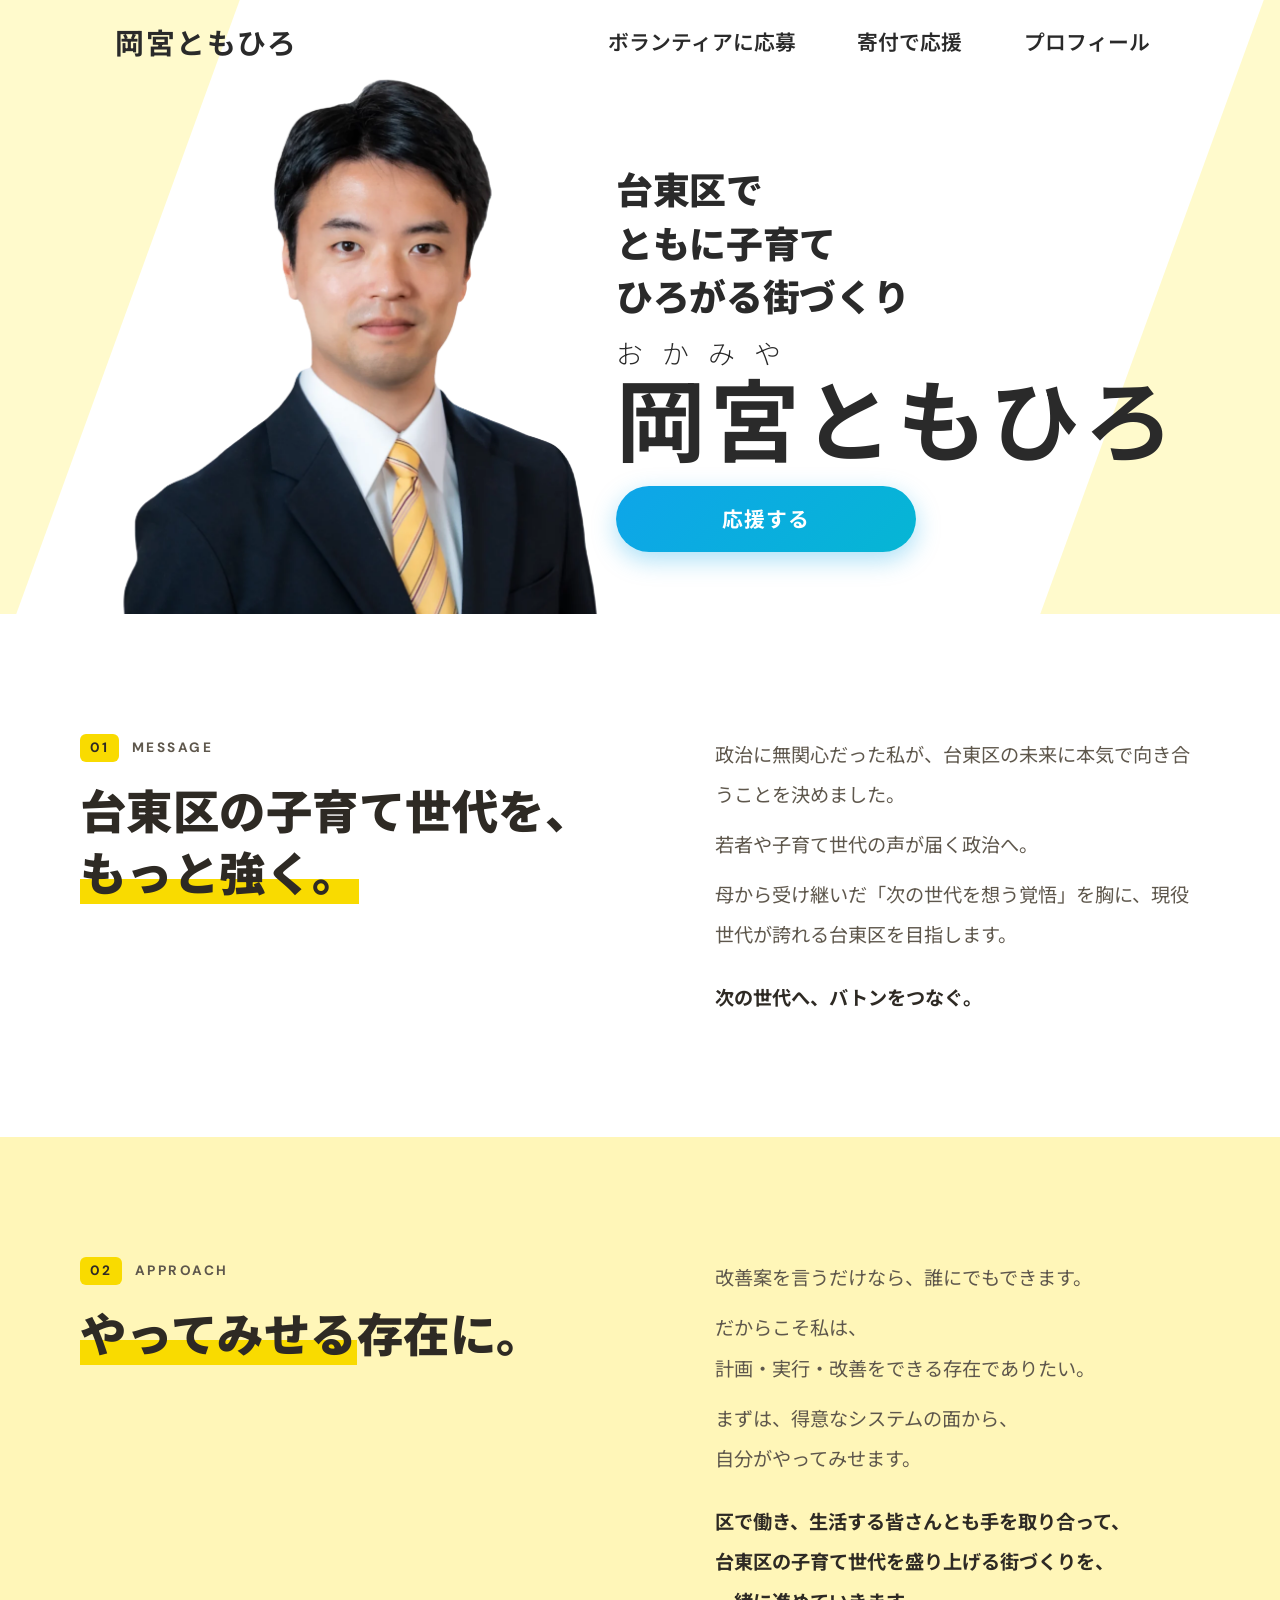
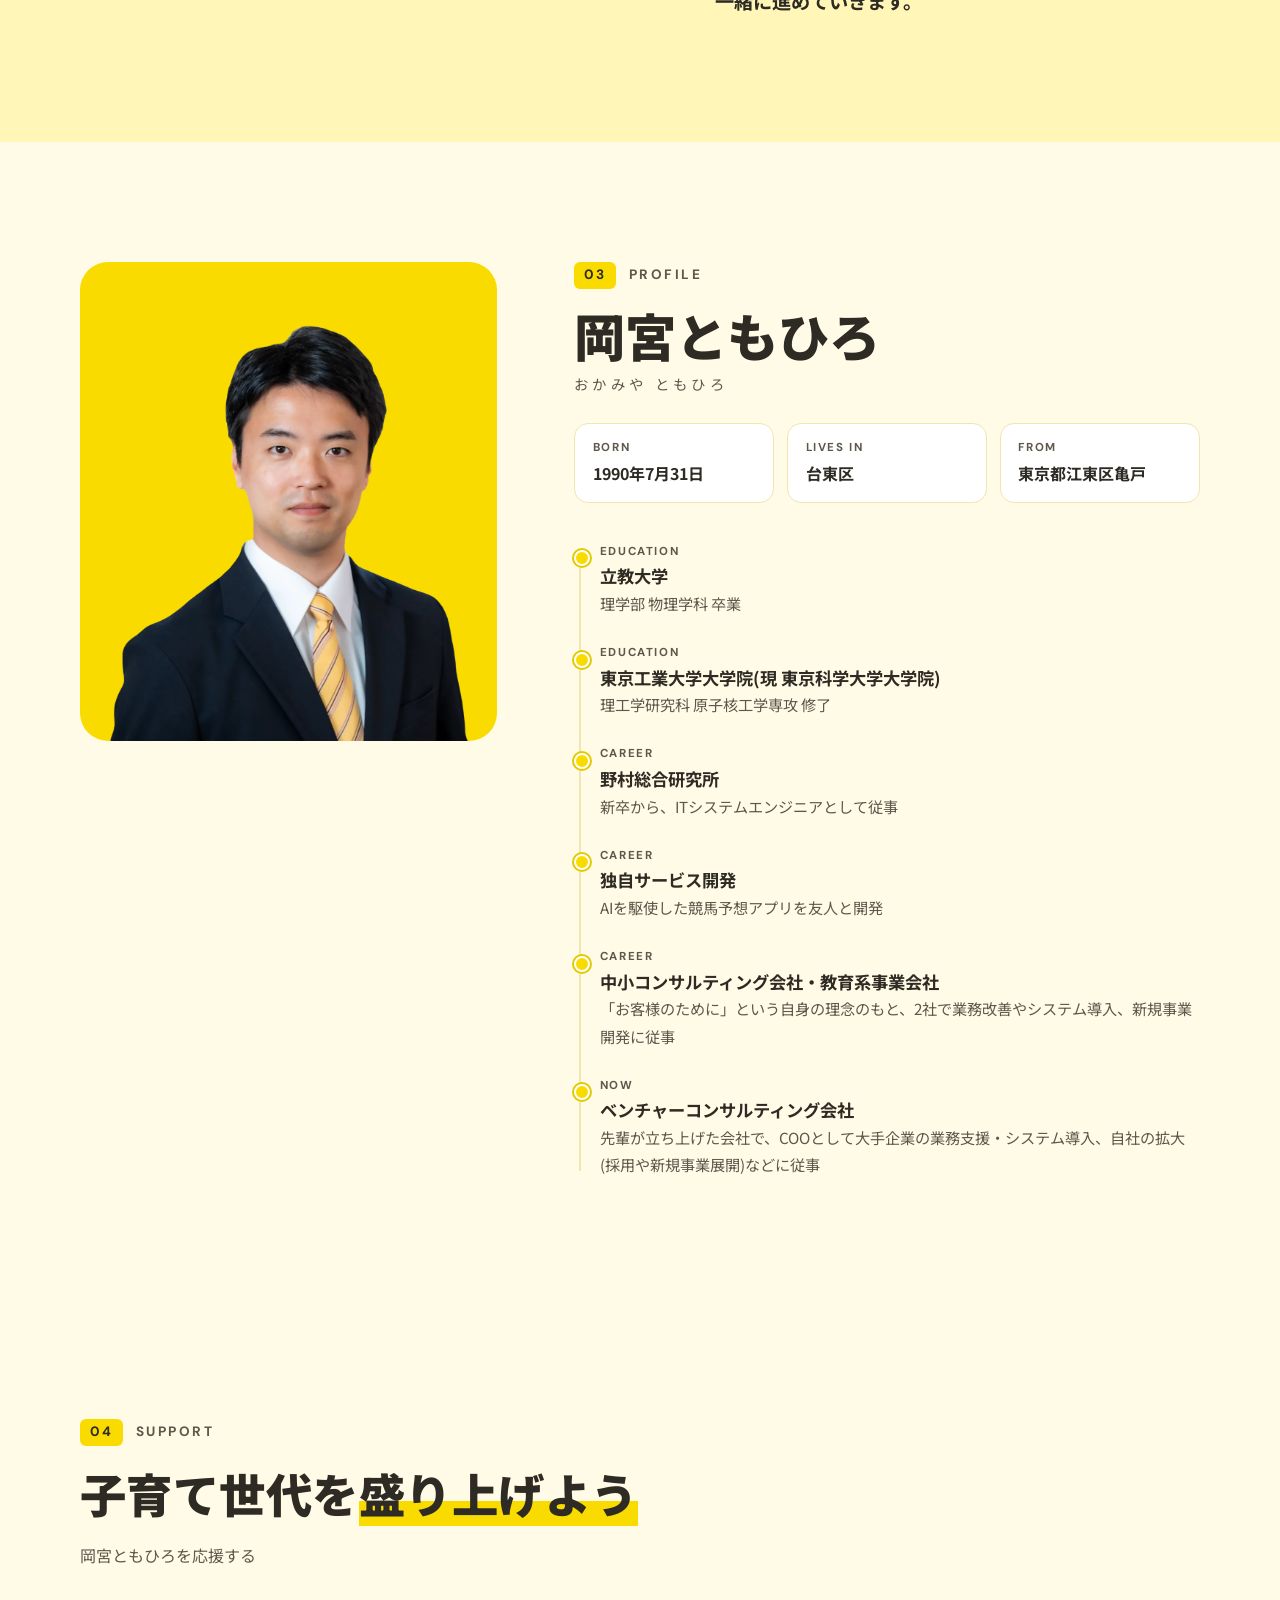
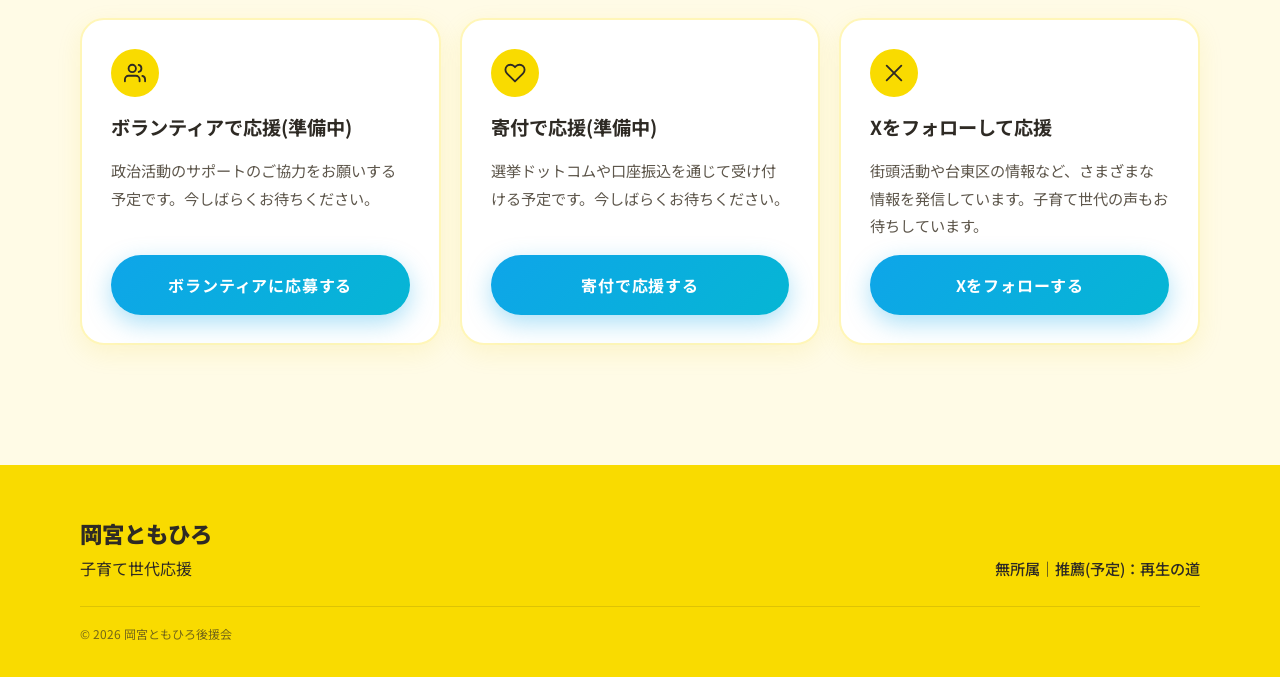
<file: index.html>
<!DOCTYPE html>
<html lang="ja">

<head>
  <meta charset="UTF-8">
  <meta name="viewport" content="width=device-width, initial-scale=1.0">
  <title>岡宮ともひろ｜公式ホームページ</title>
  <meta name="description" content="台東区で子育て世代の声を聞きながら政治活動を行う、岡宮ともひろの公式ホームページです。プロフィールや活動の情報を掲載しています。">
  <link rel="canonical" href="https://tomohiro-okamiya.com/">
  <meta property="og:type" content="website">
  <meta property="og:site_name" content="岡宮ともひろ 公式ホームページ">
  <meta property="og:title" content="岡宮ともひろ｜公式ホームページ">
  <meta property="og:description" content="台東区で子育て世代の声を聞きながら政治活動を行う、岡宮ともひろの公式ホームページです。プロフィールや活動の情報を掲載しています。">
  <meta property="og:url" content="https://tomohiro-okamiya.com/">
  <meta property="og:image" content="https://tomohiro-okamiya.com/assets/logo-512.png">
  <meta property="og:locale" content="ja_JP">
  <meta name="twitter:card" content="summary">
  <meta name="twitter:site" content="@to_okamiya">
  <link rel="llms-txt" href="llms.txt">
  <link rel="sitemap" href="sitemap.xml" type="application/xml">
  <link rel="icon" type="image/png" href="assets/logo-192.png">
  <link
    href="https://fonts.googleapis.com/css2?family=Noto+Sans+JP:wght@400;500;700;900&family=DM+Sans:ital,wght@0,300;0,500;0,700;1,300&display=swap"
    rel="stylesheet">
  <link rel="stylesheet" href="css/style.css">
  <!-- Google Tag Manager -->
   <script>(function(w,d,s,l,i){w[l]=w[l]||[];w[l].push({'gtm.start':
new Date().getTime(),event:'gtm.js'});var f=d.getElementsByTagName(s)[0],
j=d.createElement(s),dl=l!='dataLayer'?'&l='+l:'';j.async=true;j.src=
'https://www.googletagmanager.com/gtm.js?id='+i+dl;f.parentNode.insertBefore(j,f);
})(window,document,'script','dataLayer','GTM-PZQLTGP2');</script>
<!-- End Google Tag Manager -->
  <script type="application/ld+json">
  {
    "@context": "https://schema.org",
    "@type": "Person",
    "name": "岡宮ともひろ",
    "alternateName": "おかみや　ともひろ",
    "birthDate": "1990-07-31",
    "image": "https://tomohiro-okamiya.com/assets/okamiya-tomohiro-photo.webp",
    "url": "https://tomohiro-okamiya.com",
    "jobTitle": "区政対策委員",
    "affiliation": {
      "@type": "Organization",
      "name": "再生の道(推薦予定)"
    },
    "knowsAbout": ["子育て支援", "教育", "医療", "技術"],
    "sameAs": [
      "https://x.com/to_okamiya",
      "https://go2senkyo.com/seijika/199628"
    ]
  }
  </script>
  <script type="application/ld+json">
  {
    "@context": "https://schema.org",
    "@type": "Organization",
    "name": "岡宮ともひろ後援会",
    "url": "https://tomohiro-okamiya.com",
    "logo": "https://tomohiro-okamiya.com/assets/logo-512.png",
    "description": "岡宮ともひろ後援会",
    "contactPoint": {
      "@type": "ContactPoint",
      "contactType": "Customer Service",
      "email": "tomohiro.okamiya@gmail.com"
    },
    "sameAs": [
      "https://x.com/to_okamiya",
      "https://go2senkyo.com/seijika/199628"
    ]
  }
  </script>
</head>

<body>
<!-- Google Tag Manager (noscript) -->
<noscript><iframe src="https://www.googletagmanager.com/ns.html?id=GTM-PZQLTGP2"
height="0" width="0" style="display:none;visibility:hidden"></iframe></noscript>
<!-- End Google Tag Manager (noscript) -->

  <!-- NAV -->
  <nav class="site-nav">
    <div class="nav-logo">岡宮ともひろ</div>
    <button class="nav-toggle" type="button" aria-label="メニューを開く" aria-expanded="false" aria-controls="nav-links"><span></span><span></span><span></span></button>
    <div class="nav-links" id="nav-links">
      <a href="https://x.com/to_okamiya" target="_blank" rel="noopener noreferrer">ボランティアに応募</a>
      <a href="https://go2senkyo.com/seijika/199628" target="_blank">寄付で応援</a>
      <a href="#profile">プロフィール</a>
    </div>
  </nav>

  <main>
  <!-- HERO -->
  <section class="hero" id="top">
    <div class="hero-box">
    <div class="hero-visual">
      <div class="profile-card">
        <img src="assets/okamiya-tomohiro-photo.webp" alt="岡宮ともひろの写真" class="profile-image">
      </div>
    </div>
    <div class="hero-content">
      <div class="hero-catch"><span>台東区で</span><span>ともに子育て</span><span>ひろがる街づくり</span></div>
      <h1 class="hero-name">
        <span class="hero-name-kana">おかみや</span>
        岡宮ともひろ
      </h1>
      <a href="#support" class="hero-cta">応援する</a>
    </div>
    </div>
  </section>

    <!-- MESSAGE -->
    <section class="message" id="message">
      <div class="container message-grid">
        <div class="reveal">
          <div class="sec-label"><span class="num">01</span>MESSAGE</div>
          <h2 class="sec-title"><span class="nb">台東区の子育て世代を、</span><span class="nb"><span class="mark">もっと強く。</span></span></h2>
        </div>
        <div class="message-body reveal">
          <p>政治に無関心だった私が、台東区の未来に本気で向き合うことを決めました。</p>
          <p>若者や子育て世代の声が届く政治へ。</p>
          <p>母から受け継いだ「次の世代を想う覚悟」を胸に、現役世代が誇れる台東区を目指します。</p>
          <p class="last">次の世代へ、バトンをつなぐ。</p>
        </div>
      </div>
    </section>

    <!-- APPROACH -->
    <section class="approach" id="approach">
      <div class="container message-grid">
        <div class="reveal">
          <div class="sec-label"><span class="num">02</span>APPROACH</div>
          <h2 class="sec-title"><span class="nb"><span class="mark">やってみせる</span></span><span class="nb">存在に。</span></h2>
        </div>
        <div class="message-body reveal">
          <p>改善案を言うだけなら、誰にでもできます。</p>
          <p><span class="nb">だからこそ私は、</span><span class="nb">計画・実行・改善をできる存在でありたい。</span></p>
          <p><span class="nb">まずは、得意なシステムの面から、</span><span class="nb">自分がやってみせます。</span></p>
          <p class="last"><span class="nb">区で働き、生活する皆さんとも</span><span class="nb">手を取り合って、</span><br><span class="nb">台東区の子育て世代を</span><span class="nb">盛り上げる街づくりを、</span><br><span class="nb">一緒に進めていきます。</span></p>
        </div>
      </div>
    </section>

    <!-- PROFILE -->
    <section class="profile" id="profile">
      <div class="container profile-grid">
        <div class="profile-photo reveal">
          <img src="assets/okamiya-tomohiro-photo.webp" alt="岡宮ともひろの写真" loading="lazy">
        </div>
        <div class="reveal">
          <div class="sec-label"><span class="num">03</span>PROFILE</div>
          <h2 class="profile-name">岡宮ともひろ</h2>
          <p class="profile-kana">おかみや ともひろ</p>

          <dl class="facts">
            <div class="fact"><dt>BORN</dt><dd>1990年7月31日</dd></div>
            <div class="fact"><dt>LIVES IN</dt><dd>台東区</dd></div>
            <div class="fact"><dt>FROM</dt><dd>東京都江東区亀戸</dd></div>
          </dl>

          <ol class="timeline">
            <li class="tl-item">
              <div class="tl-tag">EDUCATION</div>
              <div class="tl-title">立教大学</div>
              <div class="tl-desc">理学部 物理学科 卒業</div>
            </li>
            <li class="tl-item">
              <div class="tl-tag">EDUCATION</div>
              <div class="tl-title">東京工業大学大学院(現 東京科学大学大学院)</div>
              <div class="tl-desc">理工学研究科 原子核工学専攻 修了</div>
            </li>
            <li class="tl-item">
              <div class="tl-tag">CAREER</div>
              <div class="tl-title">野村総合研究所</div>
              <div class="tl-desc">新卒から、ITシステムエンジニアとして従事</div>
            </li>
            <li class="tl-item">
              <div class="tl-tag">CAREER</div>
              <div class="tl-title">独自サービス開発</div>
              <div class="tl-desc">AIを駆使した競馬予想アプリを友人と開発</div>
            </li>
            <li class="tl-item">
              <div class="tl-tag">CAREER</div>
              <div class="tl-title">中小コンサルティング会社・教育系事業会社</div>
              <div class="tl-desc">「お客様のために」という自身の理念のもと、2社で業務改善やシステム導入、新規事業開発に従事</div>
            </li>
            <li class="tl-item">
              <div class="tl-tag">NOW</div>
              <div class="tl-title">ベンチャーコンサルティング会社</div>
              <div class="tl-desc">先輩が立ち上げた会社で、COOとして大手企業の業務支援・システム導入、自社の拡大(採用や新規事業展開)などに従事</div>
            </li>
          </ol>
        </div>
      </div>
    </section>

    <!-- SUPPORT -->
    <section class="support" id="support">
      <div class="container">
        <div class="support-head reveal">
          <div class="sec-label"><span class="num">04</span>SUPPORT</div>
          <h2 class="sec-title"><span class="nb">子育て世代を</span><span class="nb"><span class="mark">盛り上げよう</span></span></h2>
          <p>岡宮ともひろを応援する</p>
        </div>
        <div class="cards">
          <article class="card reveal">
            <div class="card-icon" aria-hidden="true"><svg viewBox="0 0 24 24" fill="none" stroke="currentColor" stroke-width="2" stroke-linecap="round" stroke-linejoin="round"><path d="M17 21v-2a4 4 0 0 0-4-4H5a4 4 0 0 0-4 4v2"/><circle cx="9" cy="7" r="4"/><path d="M23 21v-2a4 4 0 0 0-3-3.87"/><path d="M16 3.13a4 4 0 0 1 0 7.75"/></svg></div>
            <h3>ボランティアで応援(準備中)</h3>
            <p>政治活動のサポートのご協力をお願いする予定です。今しばらくお待ちください。</p>
            <a href="https://x.com/to_okamiya" class="btn btn-yellow btn-block" target="_blank" rel="noopener noreferrer">ボランティアに応募する</a>
          </article>
          <article class="card reveal">
            <div class="card-icon" aria-hidden="true"><svg viewBox="0 0 24 24" fill="none" stroke="currentColor" stroke-width="2" stroke-linecap="round" stroke-linejoin="round"><path d="M20.84 4.61a5.5 5.5 0 0 0-7.78 0L12 5.67l-1.06-1.06a5.5 5.5 0 0 0-7.78 7.78l1.06 1.06L12 21.23l7.78-7.78 1.06-1.06a5.5 5.5 0 0 0 0-7.78z"/></svg></div>
            <h3>寄付で応援(準備中)</h3>
            <p>選挙ドットコムや口座振込を通じて受け付ける予定です。今しばらくお待ちください。</p>
            <a href="https://go2senkyo.com/seijika/199628" class="btn btn-yellow btn-block" target="_blank" rel="noopener noreferrer">寄付で応援する</a>
          </article>
          <article class="card reveal">
            <div class="card-icon" aria-hidden="true"><svg viewBox="0 0 24 24" fill="none" stroke="currentColor" stroke-width="2" stroke-linecap="round" stroke-linejoin="round"><path d="M4 4l16 16"/><path d="M20 4L4 20"/></svg></div>
            <h3>Xをフォローして応援</h3>
            <p>街頭活動や台東区の情報など、さまざまな情報を発信しています。子育て世代の声もお待ちしています。</p>
            <a href="https://x.com/to_okamiya" class="btn btn-yellow btn-block" target="_blank" rel="noopener noreferrer">Xをフォローする</a>
          </article>
        </div>
      </div>
    </section>
  </main>

  <footer class="site-footer">
    <div class="container footer-inner">
      <div>
        <p class="footer-name">岡宮ともひろ</p>
        <p class="footer-meta">子育て世代応援</p>
      </div>
      <div class="footer-meta">
        <p>無所属｜推薦(予定)：再生の道</p>
      </div>
      <p class="copy">© 2026 岡宮ともひろ後援会</p>
    </div>
  </footer>

  <script>
    // スマホ: メニューの開閉
    const navToggle = document.querySelector('.nav-toggle');
    const navLinks = document.getElementById('nav-links');
    const setMenu = (open) => {
      navLinks.classList.toggle('open', open);
      navToggle.setAttribute('aria-expanded', String(open));
      navToggle.setAttribute('aria-label', open ? 'メニューを閉じる' : 'メニューを開く');
    };
    navToggle.addEventListener('click', () => setMenu(!navLinks.classList.contains('open')));
    navLinks.querySelectorAll('a').forEach(a => a.addEventListener('click', () => setMenu(false)));

    // ナビ: スクロールで背景をつける
    const siteNav = document.querySelector('.site-nav');
    const onScroll = () => siteNav.classList.toggle('scrolled', window.scrollY > 24);
    window.addEventListener('scroll', onScroll, { passive: true });
    onScroll();

    // Scroll reveal
    const reveals = document.querySelectorAll('.reveal');
    if ('IntersectionObserver' in window) {
      const observer = new IntersectionObserver((entries) => {
        entries.forEach((entry) => {
          if (entry.isIntersecting) {
            entry.target.classList.add('visible');
            observer.unobserve(entry.target);
          }
        });
      }, { threshold: 0.12 });
      reveals.forEach(el => observer.observe(el));
    } else {
      reveals.forEach(el => el.classList.add('visible'));
    }

  </script>
</body>

</html>
</file>
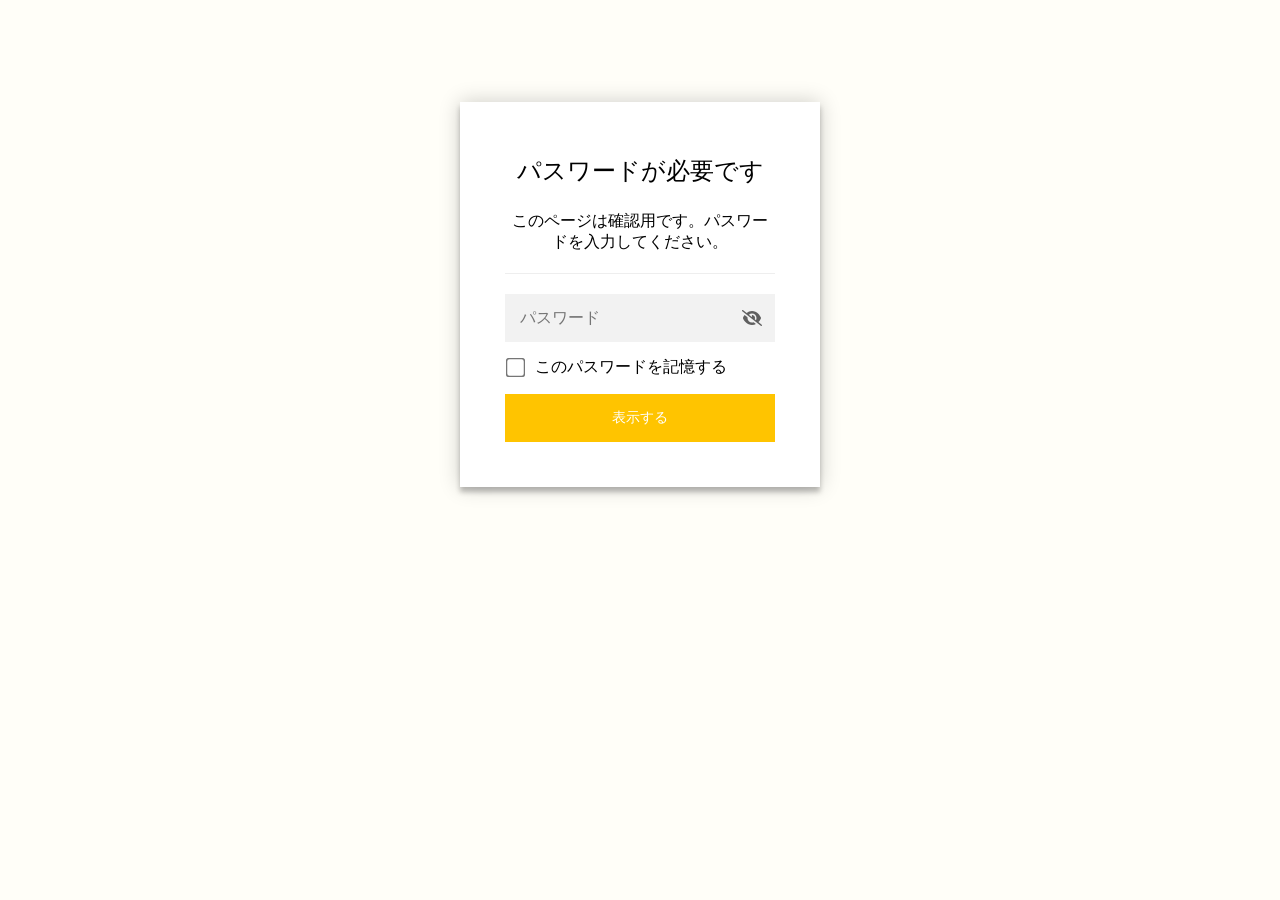
<file: kosodate/index.html>
<!DOCTYPE html>
<html class="staticrypt-html">
    <head>
        <meta charset="utf-8" />
        <title>パスワードが必要です</title>
        <meta name="viewport" content="width=device-width, initial-scale=1" />

        <!-- do not cache this page -->
        <meta http-equiv="cache-control" content="max-age=0" />
        <meta http-equiv="cache-control" content="no-cache" />
        <meta http-equiv="expires" content="0" />
        <meta http-equiv="expires" content="Tue, 01 Jan 1980 1:00:00 GMT" />
        <meta http-equiv="pragma" content="no-cache" />

        <style>
            .staticrypt-hr {
                margin-top: 20px;
                margin-bottom: 20px;
                border: 0;
                border-top: 1px solid #eee;
            }

            .staticrypt-page {
                width: 360px;
                padding: 8% 0 0;
                margin: auto;
                box-sizing: border-box;
            }

            .staticrypt-form {
                position: relative;
                z-index: 1;
                background: #ffffff;
                max-width: 360px;
                margin: 0 auto 100px;
                padding: 45px;
                text-align: center;
                box-shadow: 0 0 20px 0 rgba(0, 0, 0, 0.2), 0 5px 5px 0 rgba(0, 0, 0, 0.24);
            }

            .staticrypt-form input[type="password"],
            input[type="text"] {
                background: inherit;
                border: 0;
                box-sizing: border-box; /* This ensures padding is included in the total width */
                font-size: 14px;
                outline: 0;
                padding: 15px 30px 15px 15px; /* Adjust the padding to ensure there is space for the icon */
                width: 100%;
            }

            .staticrypt-password-container {
                position: relative;
                outline: 0;
                background: #f2f2f2;
                width: 100%;
                border: 0;
                margin: 0 0 15px;
                box-sizing: border-box;
            }

            .staticrypt-toggle-password-visibility {
                cursor: pointer;
                height: 20px;
                opacity: 60%;
                padding: 13px;
                position: absolute;
                right: 0;
                top: 50%;
                transform: translateY(-50%);
                width: 20px;
            }

            .staticrypt-form .staticrypt-decrypt-button {
                text-transform: uppercase;
                outline: 0;
                background: #FFC400;
                width: 100%;
                border: 0;
                padding: 15px;
                color: #ffffff;
                font-size: 14px;
                cursor: pointer;
            }

            .staticrypt-form .staticrypt-decrypt-button:hover,
            .staticrypt-form .staticrypt-decrypt-button:active,
            .staticrypt-form .staticrypt-decrypt-button:focus {
                background: #FFC400;
                filter: brightness(92%);
            }

            .staticrypt-html {
                height: 100%;
            }

            .staticrypt-body {
                height: 100%;
                margin: 0;
            }

            .staticrypt-content {
                height: 100%;
                margin-bottom: 1em;
                background: #FFFEF8;
                font-family: "Arial", sans-serif;
                -webkit-font-smoothing: antialiased;
                -moz-osx-font-smoothing: grayscale;
            }

            .staticrypt-instructions {
                margin-top: -1em;
                margin-bottom: 1em;
            }

            .staticrypt-title {
                font-size: 1.5em;
            }

            label.staticrypt-remember {
                display: flex;
                align-items: center;
                margin-bottom: 1em;
            }

            .staticrypt-remember input[type="checkbox"] {
                transform: scale(1.5);
                margin-right: 1em;
            }

            .hidden {
                display: none !important;
            }

            .staticrypt-spinner-container {
                height: 100%;
                display: flex;
                align-items: center;
                justify-content: center;
            }

            .staticrypt-spinner {
                display: inline-block;
                width: 2rem;
                height: 2rem;
                vertical-align: text-bottom;
                border: 0.25em solid gray;
                border-right-color: transparent;
                border-radius: 50%;
                -webkit-animation: spinner-border 0.75s linear infinite;
                animation: spinner-border 0.75s linear infinite;
                animation-duration: 0.75s;
                animation-timing-function: linear;
                animation-delay: 0s;
                animation-iteration-count: infinite;
                animation-direction: normal;
                animation-fill-mode: none;
                animation-play-state: running;
                animation-name: spinner-border;
            }

            @keyframes spinner-border {
                100% {
                    transform: rotate(360deg);
                }
            }

            @media screen and (-webkit-min-device-pixel-ratio: 0) {
                .staticrypt-form input[type="password"],
                input[type="text"] {
                    font-size: 16px;
                }
            }
        </style>
    </head>

    <body class="staticrypt-body">
        <div id="staticrypt_loading" class="staticrypt-spinner-container">
            <div class="staticrypt-spinner"></div>
        </div>

        <div id="staticrypt_content" class="staticrypt-content hidden">
            <div class="staticrypt-page">
                <div class="staticrypt-form">
                    <div class="staticrypt-instructions">
                        <p class="staticrypt-title">パスワードが必要です</p>
                        <p>このページは確認用です。パスワードを入力してください。</p>
                    </div>

                    <hr class="staticrypt-hr" />

                    <form id="staticrypt-form" action="#" method="post">
                        <div class="staticrypt-password-container">
                            <input
                                id="staticrypt-password"
                                type="password"
                                name="password"
                                placeholder="パスワード"
                                autofocus
                            />

                            <img
                                class="staticrypt-toggle-password-visibility"
                                alt="Show password"
                                title="Show password"
                                src="[data-uri]"
                            />
                        </div>

                        <label id="staticrypt-remember-label" class="staticrypt-remember hidden">
                            <input id="staticrypt-remember" type="checkbox" name="remember" />
                            このパスワードを記憶する
                        </label>

                        <input type="submit" class="staticrypt-decrypt-button" value="表示する" />
                    </form>
                </div>
            </div>
        </div>

        <script>
            // these variables will be filled when generating the file - the template format is 'variable_name'
            const staticryptInitiator = ((function(){
  const exports = {};
  const cryptoEngine = ((function(){
  const exports = {};
  const { subtle } = crypto;

const IV_BITS = 16 * 8;
const HEX_BITS = 4;
const ENCRYPTION_ALGO = "AES-CBC";

/**
 * Translates between utf8 encoded hexadecimal strings
 * and Uint8Array bytes.
 */
const HexEncoder = {
    /**
     * hex string -> bytes
     * @param {string} hexString
     * @returns {Uint8Array}
     */
    parse: function (hexString) {
        if (hexString.length % 2 !== 0) throw "Invalid hexString";
        const arrayBuffer = new Uint8Array(hexString.length / 2);

        for (let i = 0; i < hexString.length; i += 2) {
            const byteValue = parseInt(hexString.substring(i, i + 2), 16);
            if (isNaN(byteValue)) {
                throw "Invalid hexString";
            }
            arrayBuffer[i / 2] = byteValue;
        }
        return arrayBuffer;
    },

    /**
     * bytes -> hex string
     * @param {Uint8Array} bytes
     * @returns {string}
     */
    stringify: function (bytes) {
        const hexBytes = [];

        for (let i = 0; i < bytes.length; ++i) {
            let byteString = bytes[i].toString(16);
            if (byteString.length < 2) {
                byteString = "0" + byteString;
            }
            hexBytes.push(byteString);
        }
        return hexBytes.join("");
    },
};

/**
 * Translates between utf8 strings and Uint8Array bytes.
 */
const UTF8Encoder = {
    parse: function (str) {
        return new TextEncoder().encode(str);
    },

    stringify: function (bytes) {
        return new TextDecoder().decode(bytes);
    },
};

/**
 * Salt and encrypt a msg with a password.
 */
async function encrypt(msg, hashedPassword) {
    // Must be 16 bytes, unpredictable, and preferably cryptographically random. However, it need not be secret.
    // https://developer.mozilla.org/en-US/docs/Web/API/SubtleCrypto/encrypt#parameters
    const iv = crypto.getRandomValues(new Uint8Array(IV_BITS / 8));

    const key = await subtle.importKey("raw", HexEncoder.parse(hashedPassword), ENCRYPTION_ALGO, false, ["encrypt"]);

    const encrypted = await subtle.encrypt(
        {
            name: ENCRYPTION_ALGO,
            iv: iv,
        },
        key,
        UTF8Encoder.parse(msg)
    );

    // iv will be 32 hex characters, we prepend it to the ciphertext for use in decryption
    return HexEncoder.stringify(iv) + HexEncoder.stringify(new Uint8Array(encrypted));
}
exports.encrypt = encrypt;

/**
 * Decrypt a salted msg using a password.
 *
 * @param {string} encryptedMsg
 * @param {string} hashedPassword
 * @returns {Promise<string>}
 */
async function decrypt(encryptedMsg, hashedPassword) {
    const ivLength = IV_BITS / HEX_BITS;
    const iv = HexEncoder.parse(encryptedMsg.substring(0, ivLength));
    const encrypted = encryptedMsg.substring(ivLength);

    const key = await subtle.importKey("raw", HexEncoder.parse(hashedPassword), ENCRYPTION_ALGO, false, ["decrypt"]);

    const outBuffer = await subtle.decrypt(
        {
            name: ENCRYPTION_ALGO,
            iv: iv,
        },
        key,
        HexEncoder.parse(encrypted)
    );

    return UTF8Encoder.stringify(new Uint8Array(outBuffer));
}
exports.decrypt = decrypt;

/**
 * Salt and hash the password so it can be stored in localStorage without opening a password reuse vulnerability.
 *
 * @param {string} password
 * @param {string} salt
 * @returns {Promise<string>}
 */
async function hashPassword(password, salt) {
    // we hash the password in multiple steps, each adding more iterations. This is because we used to allow less
    // iterations, so for backward compatibility reasons, we need to support going from that to more iterations.
    let hashedPassword = await hashLegacyRound(password, salt);

    hashedPassword = await hashSecondRound(hashedPassword, salt);

    return hashThirdRound(hashedPassword, salt);
}
exports.hashPassword = hashPassword;

/**
 * This hashes the password with 1k iterations. This is a low number, we need this function to support backwards
 * compatibility.
 *
 * @param {string} password
 * @param {string} salt
 * @returns {Promise<string>}
 */
function hashLegacyRound(password, salt) {
    return pbkdf2(password, salt, 1000, "SHA-1");
}
exports.hashLegacyRound = hashLegacyRound;

/**
 * Add a second round of iterations. This is because we used to use 1k, so for backwards compatibility with
 * remember-me/autodecrypt links, we need to support going from that to more iterations.
 *
 * @param hashedPassword
 * @param salt
 * @returns {Promise<string>}
 */
function hashSecondRound(hashedPassword, salt) {
    return pbkdf2(hashedPassword, salt, 14000, "SHA-256");
}
exports.hashSecondRound = hashSecondRound;

/**
 * Add a third round of iterations to bring total number to 600k. This is because we used to use 1k, then 15k, so for
 * backwards compatibility with remember-me/autodecrypt links, we need to support going from that to more iterations.
 *
 * @param hashedPassword
 * @param salt
 * @returns {Promise<string>}
 */
function hashThirdRound(hashedPassword, salt) {
    return pbkdf2(hashedPassword, salt, 585000, "SHA-256");
}
exports.hashThirdRound = hashThirdRound;

/**
 * Salt and hash the password so it can be stored in localStorage without opening a password reuse vulnerability.
 *
 * @param {string} password
 * @param {string} salt
 * @param {int} iterations
 * @param {string} hashAlgorithm
 * @returns {Promise<string>}
 */
async function pbkdf2(password, salt, iterations, hashAlgorithm) {
    const key = await subtle.importKey("raw", UTF8Encoder.parse(password), "PBKDF2", false, ["deriveBits"]);

    const keyBytes = await subtle.deriveBits(
        {
            name: "PBKDF2",
            hash: hashAlgorithm,
            iterations,
            salt: UTF8Encoder.parse(salt),
        },
        key,
        256
    );

    return HexEncoder.stringify(new Uint8Array(keyBytes));
}

function generateRandomSalt() {
    const bytes = crypto.getRandomValues(new Uint8Array(128 / 8));

    return HexEncoder.stringify(new Uint8Array(bytes));
}
exports.generateRandomSalt = generateRandomSalt;

async function signMessage(hashedPassword, message) {
    const key = await subtle.importKey(
        "raw",
        HexEncoder.parse(hashedPassword),
        {
            name: "HMAC",
            hash: "SHA-256",
        },
        false,
        ["sign"]
    );
    const signature = await subtle.sign("HMAC", key, UTF8Encoder.parse(message));

    return HexEncoder.stringify(new Uint8Array(signature));
}
exports.signMessage = signMessage;

function getRandomAlphanum() {
    const possibleCharacters = "abcdefghijklmnopqrstuvwxyzABCDEFGHIJKLMNOPQRSTUVWXYZ0123456789";

    let byteArray;
    let parsedInt;

    // Keep generating new random bytes until we get a value that falls
    // within a range that can be evenly divided by possibleCharacters.length
    do {
        byteArray = crypto.getRandomValues(new Uint8Array(1));
        // extract the lowest byte to get an int from 0 to 255 (probably unnecessary, since we're only generating 1 byte)
        parsedInt = byteArray[0] & 0xff;
    } while (parsedInt >= 256 - (256 % possibleCharacters.length));

    // Take the modulo of the parsed integer to get a random number between 0 and totalLength - 1
    const randomIndex = parsedInt % possibleCharacters.length;

    return possibleCharacters[randomIndex];
}

/**
 * Generate a random string of a given length.
 *
 * @param {int} length
 * @returns {string}
 */
function generateRandomString(length) {
    let randomString = "";

    for (let i = 0; i < length; i++) {
        randomString += getRandomAlphanum();
    }

    return randomString;
}
exports.generateRandomString = generateRandomString;

  return exports;
})());
const codec = ((function(){
  const exports = {};
  /**
 * Initialize the codec with the provided cryptoEngine - this return functions to encode and decode messages.
 *
 * @param cryptoEngine - the engine to use for encryption / decryption
 */
function init(cryptoEngine) {
    const exports = {};

    /**
     * Top-level function for encoding a message.
     * Includes password hashing, encryption, and signing.
     *
     * @param {string} msg
     * @param {string} password
     * @param {string} salt
     *
     * @returns {string} The encoded text
     */
    async function encode(msg, password, salt) {
        const hashedPassword = await cryptoEngine.hashPassword(password, salt);

        const encrypted = await cryptoEngine.encrypt(msg, hashedPassword);

        // we use the hashed password in the HMAC because this is effectively what will be used a password (so we can store
        // it in localStorage safely, we don't use the clear text password)
        const hmac = await cryptoEngine.signMessage(hashedPassword, encrypted);

        return hmac + encrypted;
    }
    exports.encode = encode;

    /**
     * Encode using a password that has already been hashed. This is useful to encode multiple messages in a row, that way
     * we don't need to hash the password multiple times.
     *
     * @param {string} msg
     * @param {string} hashedPassword
     *
     * @returns {string} The encoded text
     */
    async function encodeWithHashedPassword(msg, hashedPassword) {
        const encrypted = await cryptoEngine.encrypt(msg, hashedPassword);

        // we use the hashed password in the HMAC because this is effectively what will be used a password (so we can store
        // it in localStorage safely, we don't use the clear text password)
        const hmac = await cryptoEngine.signMessage(hashedPassword, encrypted);

        return hmac + encrypted;
    }
    exports.encodeWithHashedPassword = encodeWithHashedPassword;

    /**
     * Top-level function for decoding a message.
     * Includes signature check and decryption.
     *
     * @param {string} signedMsg
     * @param {string} hashedPassword
     * @param {string} salt
     * @param {int} backwardCompatibleAttempt
     * @param {string} originalPassword
     *
     * @returns {Object} {success: true, decoded: string} | {success: false, message: string}
     */
    async function decode(signedMsg, hashedPassword, salt, backwardCompatibleAttempt = 0, originalPassword = "") {
        const encryptedHMAC = signedMsg.substring(0, 64);
        const encryptedMsg = signedMsg.substring(64);
        const decryptedHMAC = await cryptoEngine.signMessage(hashedPassword, encryptedMsg);

        if (decryptedHMAC !== encryptedHMAC) {
            // we have been raising the number of iterations in the hashing algorithm multiple times, so to support the old
            // remember-me/autodecrypt links we need to try bringing the old hashes up to speed.
            originalPassword = originalPassword || hashedPassword;
            if (backwardCompatibleAttempt === 0) {
                const updatedHashedPassword = await cryptoEngine.hashThirdRound(originalPassword, salt);

                return decode(signedMsg, updatedHashedPassword, salt, backwardCompatibleAttempt + 1, originalPassword);
            }
            if (backwardCompatibleAttempt === 1) {
                let updatedHashedPassword = await cryptoEngine.hashSecondRound(originalPassword, salt);
                updatedHashedPassword = await cryptoEngine.hashThirdRound(updatedHashedPassword, salt);

                return decode(signedMsg, updatedHashedPassword, salt, backwardCompatibleAttempt + 1, originalPassword);
            }

            return { success: false, message: "Signature mismatch" };
        }

        return {
            success: true,
            decoded: await cryptoEngine.decrypt(encryptedMsg, hashedPassword),
        };
    }
    exports.decode = decode;

    return exports;
}
exports.init = init;

  return exports;
})());
const decode = codec.init(cryptoEngine).decode;

/**
 * Initialize the staticrypt module, that exposes functions callbable by the password_template.
 *
 * @param {{
 *  staticryptEncryptedMsgUniqueVariableName: string,
 *  isRememberEnabled: boolean,
 *  rememberDurationInDays: number,
 *  staticryptSaltUniqueVariableName: string,
 * }} staticryptConfig - object of data that is stored on the password_template at encryption time.
 *
 * @param {{
 *  rememberExpirationKey: string,
 *  rememberPassphraseKey: string,
 *  replaceHtmlCallback: function,
 *  clearLocalStorageCallback: function,
 * }} templateConfig - object of data that can be configured by a custom password_template.
 */
function init(staticryptConfig, templateConfig) {
    const exports = {};

    /**
     * Decrypt our encrypted page, replace the whole HTML.
     *
     * @param {string} hashedPassword
     * @returns {Promise<boolean>}
     */
    async function decryptAndReplaceHtml(hashedPassword) {
        const { staticryptEncryptedMsgUniqueVariableName, staticryptSaltUniqueVariableName } = staticryptConfig;
        const { replaceHtmlCallback } = templateConfig;

        const result = await decode(
            staticryptEncryptedMsgUniqueVariableName,
            hashedPassword,
            staticryptSaltUniqueVariableName
        );
        if (!result.success) {
            return false;
        }
        const plainHTML = result.decoded;

        // if the user configured a callback call it, otherwise just replace the whole HTML
        if (typeof replaceHtmlCallback === "function") {
            replaceHtmlCallback(plainHTML);
        } else {
            document.write(plainHTML);
            document.close();
        }

        return true;
    }

    /**
     * Attempt to decrypt the page and replace the whole HTML.
     *
     * @param {string} password
     * @param {boolean} isRememberChecked
     *
     * @returns {Promise<{isSuccessful: boolean, hashedPassword?: string}>} - we return an object, so that if we want to
     *   expose more information in the future we can do it without breaking the password_template
     */
    async function handleDecryptionOfPage(password, isRememberChecked) {
        const { staticryptSaltUniqueVariableName } = staticryptConfig;

        // decrypt and replace the whole page
        const hashedPassword = await cryptoEngine.hashPassword(password, staticryptSaltUniqueVariableName);
        return handleDecryptionOfPageFromHash(hashedPassword, isRememberChecked);
    }
    exports.handleDecryptionOfPage = handleDecryptionOfPage;

    async function handleDecryptionOfPageFromHash(hashedPassword, isRememberChecked) {
        const { isRememberEnabled, rememberDurationInDays } = staticryptConfig;
        const { rememberExpirationKey, rememberPassphraseKey } = templateConfig;

        const isDecryptionSuccessful = await decryptAndReplaceHtml(hashedPassword);

        if (!isDecryptionSuccessful) {
            return {
                isSuccessful: false,
                hashedPassword,
            };
        }

        // remember the hashedPassword and set its expiration if necessary
        if (isRememberEnabled && isRememberChecked) {
            window.localStorage.setItem(rememberPassphraseKey, hashedPassword);

            // set the expiration if the duration isn't 0 (meaning no expiration)
            if (rememberDurationInDays > 0) {
                window.localStorage.setItem(
                    rememberExpirationKey,
                    (new Date().getTime() + rememberDurationInDays * 24 * 60 * 60 * 1000).toString()
                );
            }
        }

        return {
            isSuccessful: true,
            hashedPassword,
        };
    }
    exports.handleDecryptionOfPageFromHash = handleDecryptionOfPageFromHash;

    /**
     * Clear localstorage from staticrypt related values
     */
    function clearLocalStorage() {
        const { clearLocalStorageCallback, rememberExpirationKey, rememberPassphraseKey } = templateConfig;

        if (typeof clearLocalStorageCallback === "function") {
            clearLocalStorageCallback();
        } else {
            localStorage.removeItem(rememberPassphraseKey);
            localStorage.removeItem(rememberExpirationKey);
        }
    }

    async function handleDecryptOnLoad() {
        let isSuccessful = await decryptOnLoadFromUrl();

        if (!isSuccessful) {
            isSuccessful = await decryptOnLoadFromRememberMe();
        }

        return { isSuccessful };
    }
    exports.handleDecryptOnLoad = handleDecryptOnLoad;

    /**
     * Clear storage if we are logging out
     *
     * @returns {boolean} - whether we logged out
     */
    function logoutIfNeeded() {
        const logoutKey = "staticrypt_logout";

        // handle logout through query param
        const queryParams = new URLSearchParams(window.location.search);
        if (queryParams.has(logoutKey)) {
            clearLocalStorage();
            return true;
        }

        // handle logout through URL fragment
        const hash = window.location.hash.substring(1);
        if (hash.includes(logoutKey)) {
            clearLocalStorage();
            return true;
        }

        return false;
    }

    /**
     * To be called on load: check if we want to try to decrypt and replace the HTML with the decrypted content, and
     * try to do it if needed.
     *
     * @returns {Promise<boolean>} true if we derypted and replaced the whole page, false otherwise
     */
    async function decryptOnLoadFromRememberMe() {
        const { rememberDurationInDays } = staticryptConfig;
        const { rememberExpirationKey, rememberPassphraseKey } = templateConfig;

        // if we are login out, terminate
        if (logoutIfNeeded()) {
            return false;
        }

        // if there is expiration configured, check if we're not beyond the expiration
        if (rememberDurationInDays && rememberDurationInDays > 0) {
            const expiration = localStorage.getItem(rememberExpirationKey),
                isExpired = expiration && new Date().getTime() > parseInt(expiration);

            if (isExpired) {
                clearLocalStorage();
                return false;
            }
        }

        const hashedPassword = localStorage.getItem(rememberPassphraseKey);

        if (hashedPassword) {
            // try to decrypt
            const isDecryptionSuccessful = await decryptAndReplaceHtml(hashedPassword);

            // if the decryption is unsuccessful the password might be wrong - silently clear the saved data and let
            // the user fill the password form again
            if (!isDecryptionSuccessful) {
                clearLocalStorage();
                return false;
            }

            return true;
        }

        return false;
    }

    async function decryptOnLoadFromUrl() {
        const passwordKey = "staticrypt_pwd";
        const rememberMeKey = "remember_me";

        // try to get the password from the query param (for backward compatibility - we now want to avoid this method,
        // since it sends the hashed password to the server which isn't needed)
        const queryParams = new URLSearchParams(window.location.search);
        const hashedPasswordQuery = queryParams.get(passwordKey);
        const rememberMeQuery = queryParams.get(rememberMeKey);

        const urlFragment = window.location.hash.substring(1);
        // get the password from the url fragment
        const hashedPasswordRegexMatch = urlFragment.match(new RegExp(passwordKey + "=([^&]*)"));
        const hashedPasswordFragment = hashedPasswordRegexMatch ? hashedPasswordRegexMatch[1] : null;
        const rememberMeFragment = urlFragment.includes(rememberMeKey);

        const hashedPassword = hashedPasswordFragment || hashedPasswordQuery;
        const rememberMe = rememberMeFragment || rememberMeQuery;

        if (hashedPassword) {
            return handleDecryptionOfPageFromHash(hashedPassword, rememberMe);
        }

        return false;
    }

    return exports;
}
exports.init = init;

  return exports;
})());
            const templateError = "パスワードが違います",
                templateToggleAltShow = "Show password",
                templateToggleAltHide = "Hide password",
                isRememberEnabled = true,
                staticryptConfig = {"staticryptEncryptedMsgUniqueVariableName":"[base64]","isRememberEnabled":true,"rememberDurationInDays":0,"staticryptSaltUniqueVariableName":"044f6d72861c86f882a0d2a9c99f5a20"};

            // you can edit these values to customize some of the behavior of StatiCrypt
            const templateConfig = {
                rememberExpirationKey: "staticrypt_expiration",
                rememberPassphraseKey: "staticrypt_passphrase",
                replaceHtmlCallback: null,
                clearLocalStorageCallback: null,
            };

            // init the staticrypt engine
            const staticrypt = staticryptInitiator.init(staticryptConfig, templateConfig);

            // try to automatically decrypt on load if there is a saved password
            window.onload = async function () {
                const { isSuccessful } = await staticrypt.handleDecryptOnLoad();

                // if we didn't decrypt anything on load, show the password prompt. Otherwise the content has already been
                // replaced, no need to do anything
                if (!isSuccessful) {
                    // hide loading screen
                    document.getElementById("staticrypt_loading").classList.add("hidden");
                    document.getElementById("staticrypt_content").classList.remove("hidden");
                    document.getElementById("staticrypt-password").focus();

                    // show the remember me checkbox
                    if (isRememberEnabled) {
                        document.getElementById("staticrypt-remember-label").classList.remove("hidden");
                    }
                }
            };

            // toggle password visibility
            const toggleIcon = document.querySelector(".staticrypt-toggle-password-visibility");
            // these two icons are coming from FontAwesome
            const imgSrcEyeClosed =
                "[data-uri]";
            const imgSrcEyeOpened =
                "[data-uri]";
            toggleIcon.addEventListener("click", function () {
                const passwordInput = document.getElementById("staticrypt-password");
                if (passwordInput.type === "password") {
                    passwordInput.type = "text";
                    toggleIcon.src = imgSrcEyeOpened;
                    toggleIcon.alt = templateToggleAltHide;
                    toggleIcon.title = templateToggleAltHide;
                } else {
                    passwordInput.type = "password";
                    toggleIcon.src = imgSrcEyeClosed;
                    toggleIcon.alt = templateToggleAltShow;
                    toggleIcon.title = templateToggleAltShow;
                }
            });

            // handle password form submission
            document.getElementById("staticrypt-form").addEventListener("submit", async function (e) {
                e.preventDefault();

                const password = document.getElementById("staticrypt-password").value,
                    isRememberChecked = document.getElementById("staticrypt-remember").checked;

                const { isSuccessful } = await staticrypt.handleDecryptionOfPage(password, isRememberChecked);

                if (!isSuccessful) {
                    alert(templateError);
                }
            });
        </script>
    </body>
</html>
</file>
<file: css/style.css>
/* 岡宮ともひろ 公式サイト — 新デザイン版 */
:root {
  --yellow: #F9DB00;
  --yellow-deep: #E5C800;
  --yellow-soft: #FFF6B8;
  --yellow-pale: #FFFBE6;
  --ink: #2E2A24;
  --ink-2: #5E574C;
  --line: #F0E6B0;
  --bg: #FFFFFF;
  --bg-soft: #FFFBE6;
  --radius: 20px;
  --max: 1120px;
  --font: 'Noto Sans JP', system-ui, sans-serif;
  --yellow-light: #FFFACC;
  --dark: #2A2A2A;
  --mid: #5A5A5A;
  --white: #FFFFFF;
  --purple-light: #E9D5FF;
  --purple-pale: #F3F0FF;
  --sun: #FCD34D;
  --font-en: 'DM Sans', 'Noto Sans JP', sans-serif;
}

* { margin: 0; padding: 0; box-sizing: border-box; }
html { scroll-behavior: smooth; scroll-padding-top: 80px; }
body {
  font-family: var(--font);
  color: var(--ink);
  background: var(--bg);
  line-height: 1.8;
  -webkit-font-smoothing: antialiased;
  overflow-x: hidden;
}
img { max-width: 100%; display: block; }
a { color: inherit; }
.container { width: min(var(--max), 100% - 40px); margin-inline: auto; }
.nb { display: inline-block; }

/* ── TOP(ナビ+ヒーロー): 現行サイトのまま ── */
/* ─── NAV ─── */
.site-nav {
  position: fixed;
  width: 92vw;
  margin: 0 auto;
  border-radius: 30px;
  top: 10px;
  left: 0;
  right: 0;
  z-index: 100;

  display: flex;
  align-items: center;
  justify-content: space-between;
  padding: 0 5vw;
  height: 64px;
}

.nav-logo {
  font-size: 1.8rem;
  font-weight: 700;
  color: var(--dark);
  letter-spacing: .05em;
}

.nav-links {
  display: flex;
  gap: 2rem;
}

.nav-links a {
  text-decoration: none;
  color: var(--dark);
  background: white;
  border-radius:40px;
  border: 2px solid transparent;
  padding: .4rem .8rem;
  font-size: 1.3rem;
  font-weight: 600;
  transition: color .2s;
}

.nav-links a:hover {
  color: #06B6D4;
  border: 2px solid #0EA5E9;
  box-sizing: border-box;
}

/* ─── HERO ─── */
.hero {
  position: relative;
  overflow: hidden;
  justify-content: center;
  display: flex;
  align-items: center;
  padding: 100px 8vw 0;
  background: var(--yellow-light);
}

.hero::before {
  content: '';
  position: absolute;
  top: 0;
  left: 0;
  right: 0;
  width: 80%;
  height: 100%;
  background: white;
  transform: skew(-20deg);
  z-index: 0;
  margin: auto;
}

.hero-box {
  display: flex;
  align-items: center;
}

.hero-content {
  max-width: 800px;
}

.hero-badge {
  display: inline-flex;
  align-items: center;
  gap: .5rem;
  background: var(--white);
  color: var(--yellow);
  border: 2px solid var(--yellow-light);
  border-radius: 99px;
  padding: .35rem 1rem;
  font-size: .8rem;
  font-weight: 700;
  letter-spacing: .08em;
  margin-bottom: 1.8rem;
  animation: fadeUp .6s ease both;
}

.hero-badge .dot {
  width: 8px;
  height: 8px;
  background: var(--yellow);
  border-radius: 50%;
  animation: pulse 1.8s infinite;
}

.hero-catch {
  font-size: clamp(1rem, 5vw, 2.8rem);
  font-weight: 900;
  line-height: 1.25;
  color: var(--dark);
  letter-spacing: -.01em;
  animation: fadeUp .7s .1s ease both;
  margin-bottom: .6rem;
  width: fit-content;
  border-radius: 8px;
}

.hero-name {
  font-size: clamp(2.5rem, 7vw, 6rem);
  font-weight: 700;
  color: var(--dark);
  letter-spacing: .04em;
  line-height: 1;
  animation: fadeUp .7s .18s ease both;
  margin-bottom: 1.5rem;
  white-space: nowrap;
}

.hero-name-kana {
  display: block;
  font-size: .3em;
  font-family: 'Noto Sans JP', sans-serif;
  font-weight: 300;
  color: var(--dark);
  letter-spacing: .7em;
  margin-bottom: .2em;
  text-align: left;
}

.hero-sub {
  font-size: 1rem;
  color: var(--mid);
  line-height: 1.9;
  font-weight: 400;
  animation: fadeUp .7s .26s ease both;
  margin-bottom: 2.5rem;
  max-width: 500px;
}

.hero-tags {
  display: flex;
  flex-wrap: wrap;
  gap: .7rem;
  animation: fadeUp .7s .34s ease both;
  margin-bottom: 2.5rem;
}

.tag {
  background: var(--white);
  border: 1.5px solid var(--yellow-light);
  border-radius: 99px;
  padding: .4rem .9rem;
  font-size: .8rem;
  color: var(--mid);
  font-weight: 500;
}

.tag.green {
  border-color: var(--purple-light);
}

.tag.sun {
  border-color: var(--sun);
}

.hero-cta {
  display: inline-block;
  background: linear-gradient(135deg, #0EA5E9, #06B6D4);
  color: var(--white);
  font-weight: 700;
  font-size: 1.3rem;
  width: 80%;
  max-width: 300px;
  text-align: center;
  padding: .9rem 2.4rem;
  border-radius: 99px;
  text-decoration: none;
  letter-spacing: .05em;
  box-shadow: 0 8px 24px rgba(14, 165, 233, .35);
  transition: transform .2s, box-shadow .2s;
  animation: fadeUp .7s .4s ease both;
}

.hero-cta:hover {
  transform: translateY(-3px);
  box-shadow: 0 12px 32px rgba(14, 165, 233, .45);
}

.hero-visual {
  animation: fadeRight .8s .2s ease both;
}

.profile-card {
  border-radius: 24px;
  padding: 0 2rem;
  text-align: center;
  max-width: 520px;
}

.profile-card img {
  width: 100%;
  height: auto;
  transform: scale(1.1);
}

.profile-avatar {
  width: 120px;
  height: 120px;
  border-radius: 50%;
  background: linear-gradient(135deg, var(--yellow-light), var(--purple-light));
  margin: 0 auto 1.2rem;
  display: flex;
  align-items: center;
  justify-content: center;
  font-size: 3.5rem;
  border: 4px solid var(--white);
  box-shadow: 0 4px 16px rgba(74, 172, 220, .25);
}

.profile-card-name {
  font-family: 'Noto Serif JP', serif;
  font-size: 1.3rem;
  font-weight: 700;
  color: var(--dark);
  margin-bottom: .3rem;
}

.profile-card-role {
  font-size: .75rem;
  color: var(--purple-pale);
  font-weight: 400;
  line-height: 1.6;
}

.profile-card-label {
  margin-top: 1.2rem;
  background: var(--yellow-pale);
  border-radius: 12px;
  padding: .7rem;
  font-size: .75rem;
  color: var(--mid);
  font-weight: 500;
  line-height: 1.6;
}


/* キャッチコピー(3行) */
.hero-catch { font-size: clamp(1.3rem, 3.3vw, 2.3rem); line-height: 1.45; margin-bottom: 1.1rem; }
.hero-catch span { display: block; }

/* ナビ: 文字が改行されないようにする */
.nav-logo, .nav-links a { white-space: nowrap; }
@media (min-width: 901px) and (max-width: 1200px) {
  .nav-logo { font-size: 1.5rem; }
  .nav-links { gap: .8rem; }
  .nav-links a { font-size: 1rem; padding: .4rem .8rem; }
}

/* ナビ: スクロールしたら背景をつけて、下の文字と重ならないようにする */
.site-nav { transition: background .25s, box-shadow .25s, backdrop-filter .25s; }
.site-nav.scrolled {
  background: rgba(255, 255, 255, .97);
  -webkit-backdrop-filter: blur(10px);
  backdrop-filter: blur(10px);
  box-shadow: 0 6px 24px rgba(46, 42, 36, .12);
}

/* スマホ用メニューボタン(PCでは非表示) */
.nav-toggle { display: none; }

/* ── BUTTONS ── */
.btn {
  display: inline-flex; align-items: center; justify-content: center; gap: .5rem;
  font-family: inherit; font-weight: 700; font-size: 1rem;
  padding: .95rem 1.8rem; border-radius: 99px; text-decoration: none;
  transition: transform .2s, box-shadow .2s, background .2s;
}
.btn-dark { background: #fff; color: var(--ink); box-shadow: 0 6px 18px rgba(46,42,36,.15); }
.btn-dark:hover { transform: translateY(-2px); box-shadow: 0 10px 24px rgba(46,42,36,.22); }
.btn-ghost { background: transparent; color: var(--ink); border: 2px solid var(--ink); }
.btn-ghost:hover { background: #fff; }
.btn-yellow { background: linear-gradient(135deg, #0EA5E9, #06B6D4); color: #fff; box-shadow: 0 8px 24px rgba(14, 165, 233, .35); letter-spacing: .05em; }
.btn-yellow:hover { transform: translateY(-3px); box-shadow: 0 12px 32px rgba(14, 165, 233, .45); }
.btn-block { width: 100%; }

/* ── SECTION COMMON ── */
section { padding: clamp(72px, 10vw, 120px) 0; }
.sec-label {
  display: flex; align-items: center; gap: .8rem;
  font-family: var(--font-en); font-weight: 700; font-size: .85rem; letter-spacing: .18em;
  margin-bottom: 1rem; color: var(--ink-2);
}
.sec-label .num {
  background: var(--yellow); color: var(--ink); padding: .1rem .6rem; border-radius: 6px;
}
.sec-title {
  font-size: clamp(1.8rem, 4.2vw, 2.9rem); font-weight: 900; line-height: 1.35; letter-spacing: .01em;
}
.sec-title .mark { background: linear-gradient(transparent 62%, var(--yellow) 62%); }

/* ── MESSAGE ── */
.message { background: var(--bg); }
.message-grid { display: grid; grid-template-columns: 1.15fr 1fr; gap: clamp(2rem, 6vw, 5rem); align-items: start; }
.message-body p { font-size: clamp(1.02rem, 2.4vw, 1.2rem); color: var(--ink-2); line-height: 2.1; }
.message-body p + p { margin-top: .6rem; }
.message-body .last { color: var(--ink); font-weight: 700; margin-top: 1.4rem; }

.approach { background: var(--yellow-soft); }

/* ── PROFILE ── */
.profile { background: var(--bg-soft); }
.profile-grid { display: grid; grid-template-columns: .8fr 1.2fr; gap: clamp(2rem, 6vw, 5rem); align-items: start; }
.profile-photo {
  position: sticky; top: 100px;
  background: var(--yellow); border-radius: 28px; overflow: hidden;
  aspect-ratio: 4 / 4.6; display: flex; align-items: flex-end; justify-content: center;
}
.profile-photo img { width: 88%; }
.profile-name { font-size: clamp(2.2rem, 5vw, 3.2rem); font-weight: 900; line-height: 1.2; margin-bottom: .3rem; }
.profile-kana { color: var(--ink-2); letter-spacing: .3em; font-size: .9rem; margin-bottom: 1.6rem; }
.facts { display: grid; grid-template-columns: repeat(auto-fit, minmax(150px, 1fr)); gap: .8rem; margin-bottom: 2.4rem; }
.fact { background: #fff; border: 1px solid var(--line); border-radius: 14px; padding: .9rem 1.1rem; }
.fact dt { font-family: var(--font-en); font-size: .72rem; letter-spacing: .14em; color: var(--ink-2); font-weight: 700; }
.fact dd { font-weight: 700; font-size: 1rem; }

.timeline { list-style: none; position: relative; padding-left: 1.6rem; }
.timeline::before { content: ''; position: absolute; left: 5px; top: 8px; bottom: 8px; width: 2px; background: var(--line); }
.tl-item { position: relative; padding-bottom: 1.6rem; }
.tl-item:last-child { padding-bottom: 0; }
.tl-item::before {
  content: ''; position: absolute; left: -1.6rem; top: .55rem; width: 12px; height: 12px; border-radius: 50%;
  background: var(--yellow); border: 2px solid #fff; box-shadow: 0 0 0 2px var(--yellow-deep);
}
.tl-tag { font-family: var(--font-en); font-size: .72rem; letter-spacing: .14em; font-weight: 700; color: var(--ink-2); }
.tl-title { font-weight: 700; font-size: 1.08rem; line-height: 1.6; }
.tl-desc { color: var(--ink-2); font-size: .95rem; }

/* ── SUPPORT ── */
.support { background: var(--yellow-pale); position: relative; overflow: hidden; }
.support-head { margin-bottom: 3rem; max-width: 640px; }
.support-head p { color: var(--ink-2); margin-top: 1rem; }
.cards { display: grid; grid-template-columns: repeat(auto-fit, minmax(260px, 1fr)); gap: 1.2rem; }
.card {
  background: #fff; border: 2px solid var(--yellow-soft); border-radius: 24px;
  padding: 1.8rem; display: flex; flex-direction: column; gap: 1rem;
  box-shadow: 0 8px 24px rgba(229,200,0,.12);
  transition: transform .25s, border-color .25s, box-shadow .25s;
}
.card:hover { transform: translateY(-4px); border-color: var(--yellow); box-shadow: 0 14px 32px rgba(229,200,0,.25); }
.card-icon { width: 48px; height: 48px; border-radius: 50%; background: var(--yellow); color: var(--ink); display: grid; place-items: center; }
.card-icon svg { width: 22px; height: 22px; }
.card h3 { font-size: 1.2rem; line-height: 1.5; }
.card p { color: var(--ink-2); font-size: .95rem; flex: 1; }

/* ── FOOTER ── */
.site-footer { background: var(--yellow); padding: 3rem 0 2rem; }
.footer-inner { display: flex; flex-wrap: wrap; gap: 1.5rem; justify-content: space-between; align-items: flex-end; }
.footer-name { font-size: 1.4rem; font-weight: 900; }
.footer-meta p { font-size: .95rem; font-weight: 500; }
.copy { width: 100%; font-size: .75rem; opacity: .65; border-top: 1px solid rgba(46,42,36,.2); padding-top: 1rem; }

/* ── 固定「応援する」ボタン(スマホ) ── */
/* ─── ANIMATIONS ─── */
@keyframes fadeUp {
  from {
    opacity: 0;
    transform: translateY(24px);
  }

  to {
    opacity: 1;
    transform: translateY(0);
  }
}

@keyframes fadeRight {
  from {
    opacity: 0;
    transform: translate(40px, 0%);
  }

  to {
    opacity: 1;
    transform: translate(0, 0%);
  }
}

@keyframes pulse {
  0%,
  100% {
    opacity: 1;
    transform: scale(1);
  }

  50% {
    opacity: .5;
    transform: scale(.8);
  }
}

/* ── REVEAL ── */
.reveal { opacity: 0; transform: translateY(24px); transition: opacity .7s ease, transform .7s ease; }
.reveal.visible { opacity: 1; transform: none; }
@media (prefers-reduced-motion: reduce) {
  html { scroll-behavior: auto; }
  .reveal { opacity: 1; transform: none; transition: none; }
}

/* ── RESPONSIVE ── */
@media (max-width: 860px) {
  .site-footer { padding-bottom: 6rem; }
  .message-grid, .profile-grid { grid-template-columns: 1fr; }
  .profile-photo { position: static; max-width: 380px; }
}
@media (max-width: 480px) {
}

/* TOP(現行): スマホ時の挙動 */
@media (max-width: 900px) {
  .hero { padding: 100px 5vw 0; display: block; margin: 0 auto; }
  .hero::before { width: 120%; height: 100%; transform: skew(-60deg); }
  .hero-box { flex-direction: column-reverse; gap: 2.5rem; position: relative; }
  .hero-cta { position: fixed; bottom: 20px; left: 0; right: 0; z-index: 100; margin: 0 auto; max-width: 400px; text-align: center; font-size: 1.2rem; }
  .hero-content { text-align: left; }
  .hero-catch { text-align: left; }
  .hero-box { align-items: flex-start; }
  .hero-visual { align-self: center; }
  .hero-content { padding-left: 4vw; }
  .hero-catch { background: white; padding: 0.3em 0.4em; }
  .nav-toggle {
    display: inline-flex; flex-direction: column; align-items: center; justify-content: center; gap: 5px;
    width: 46px; height: 46px; border: 0; border-radius: 50%;
    background: var(--yellow); box-shadow: 0 4px 12px rgba(46,42,36,.18); cursor: pointer;
  }
  .nav-toggle span { display: block; width: 20px; height: 2px; background: var(--dark); border-radius: 2px; transition: transform .25s, opacity .2s; }
  .nav-toggle[aria-expanded="true"] span:nth-child(1) { transform: translateY(7px) rotate(45deg); }
  .nav-toggle[aria-expanded="true"] span:nth-child(2) { opacity: 0; }
  .nav-toggle[aria-expanded="true"] span:nth-child(3) { transform: translateY(-7px) rotate(-45deg); }
  .nav-links {
    display: none; position: absolute; top: calc(100% + 8px); left: 0; right: 0;
    flex-direction: column; gap: .4rem; padding: .8rem;
    background: #fff; border-radius: 24px; box-shadow: 0 12px 32px rgba(46,42,36,.2);
  }
  .nav-links.open { display: flex; }
  .nav-links a { font-size: 1.05rem; padding: .9rem 1.1rem; border-radius: 16px; background: var(--yellow-pale); text-align: center; }
  .site-footer { padding-bottom: 6rem; }
}

/* ── 印刷・PDF保存用 ── */
@page { size: A4; margin: 10mm; }
@media print {
  * { -webkit-print-color-adjust: exact; print-color-adjust: exact; }
  /* スクロールで現れる要素も、最初から表示する */
  .reveal { opacity: 1 !important; transform: none !important; transition: none !important; }
  /* 固定表示のナビ・ボタンは、印刷では隠す */
  .site-nav, .nav-toggle, .hero-cta { display: none !important; }
  .hero { padding-top: 24px; }
  section { padding: 36px 6mm; }
  .profile-photo { position: static; }
  /* カードや経歴の途中でページが切れないようにする */
  .card, .tl-item, .fact, .message-body p, .sec-title { break-inside: avoid; page-break-inside: avoid; }
  .hero, .message, .approach, .profile, .support { break-inside: avoid; page-break-inside: avoid; }
  .site-footer { padding-bottom: 2rem; }
  /* カード内のボタン文字が折り返さないようにする */
  .btn { padding: .8rem 1rem; font-size: .9rem; letter-spacing: 0; white-space: nowrap; }
  .card h3 { font-size: 1.05rem; }
}
</file>
